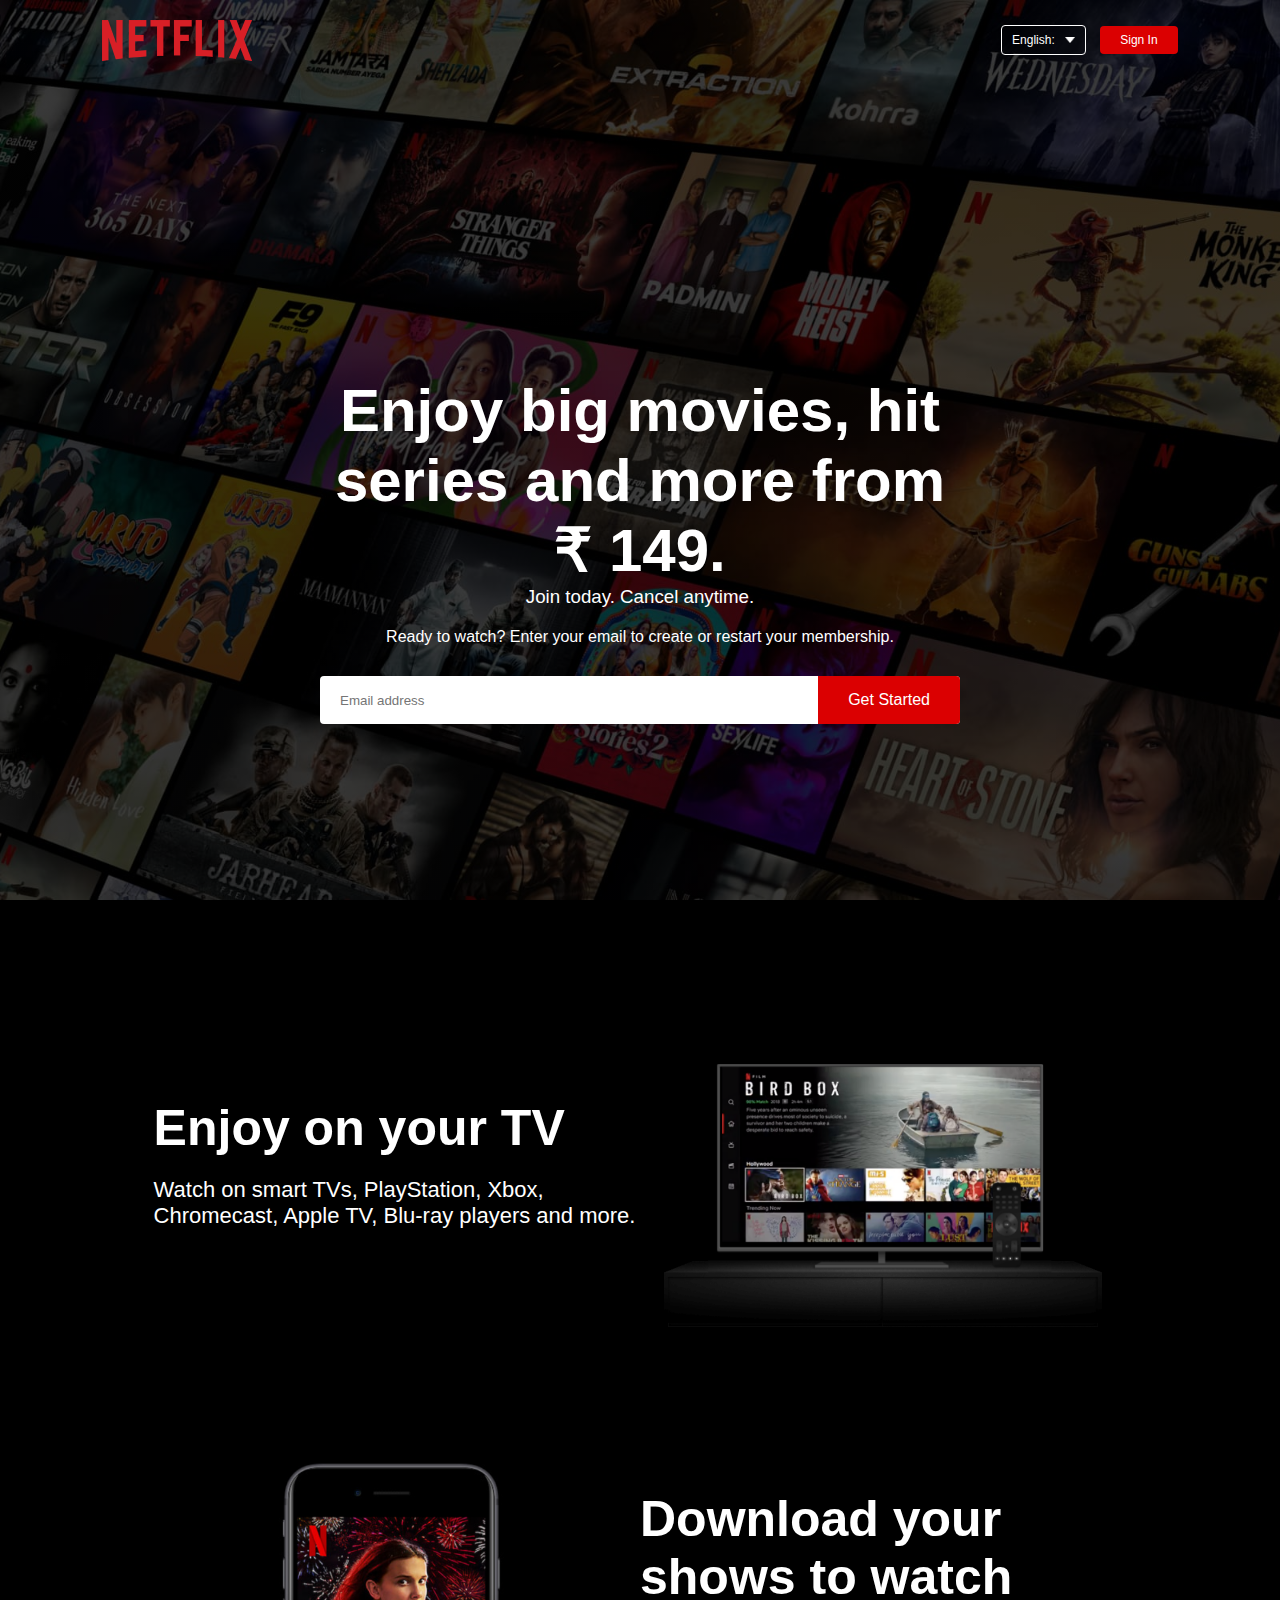
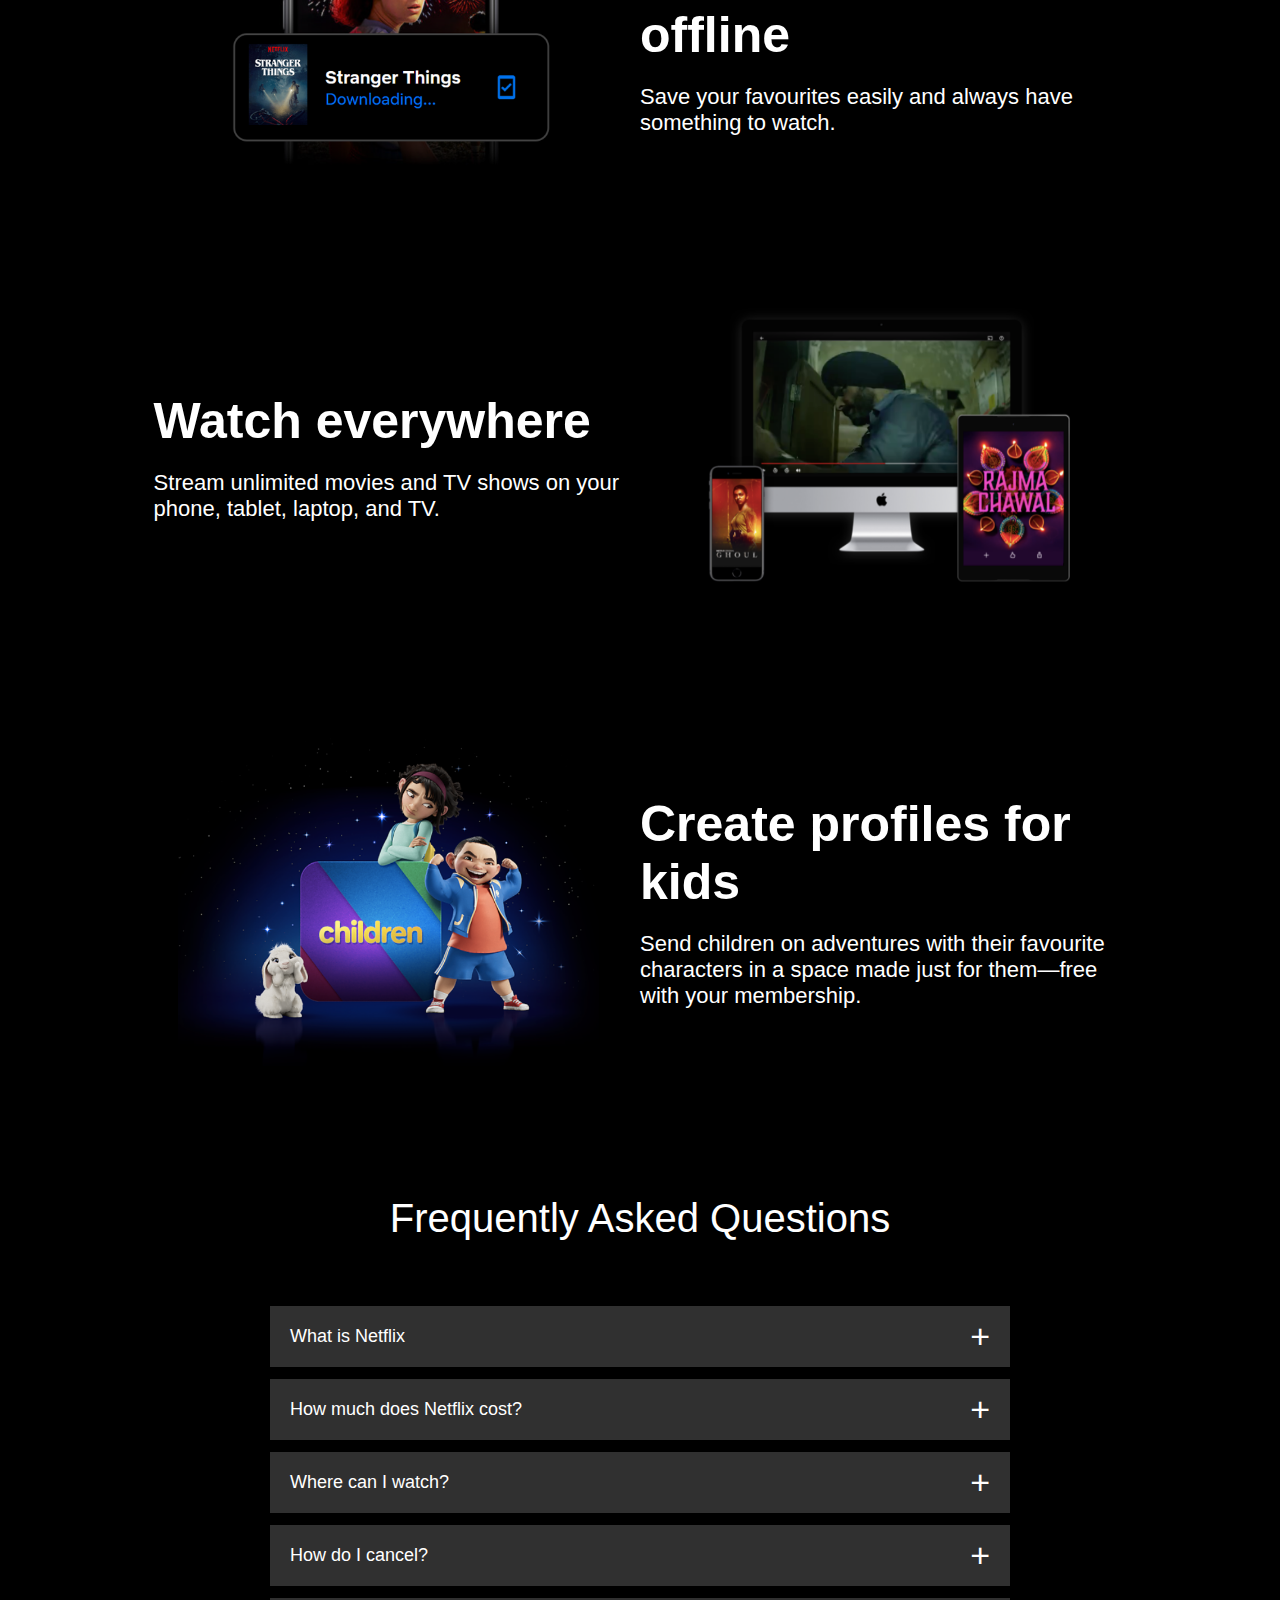
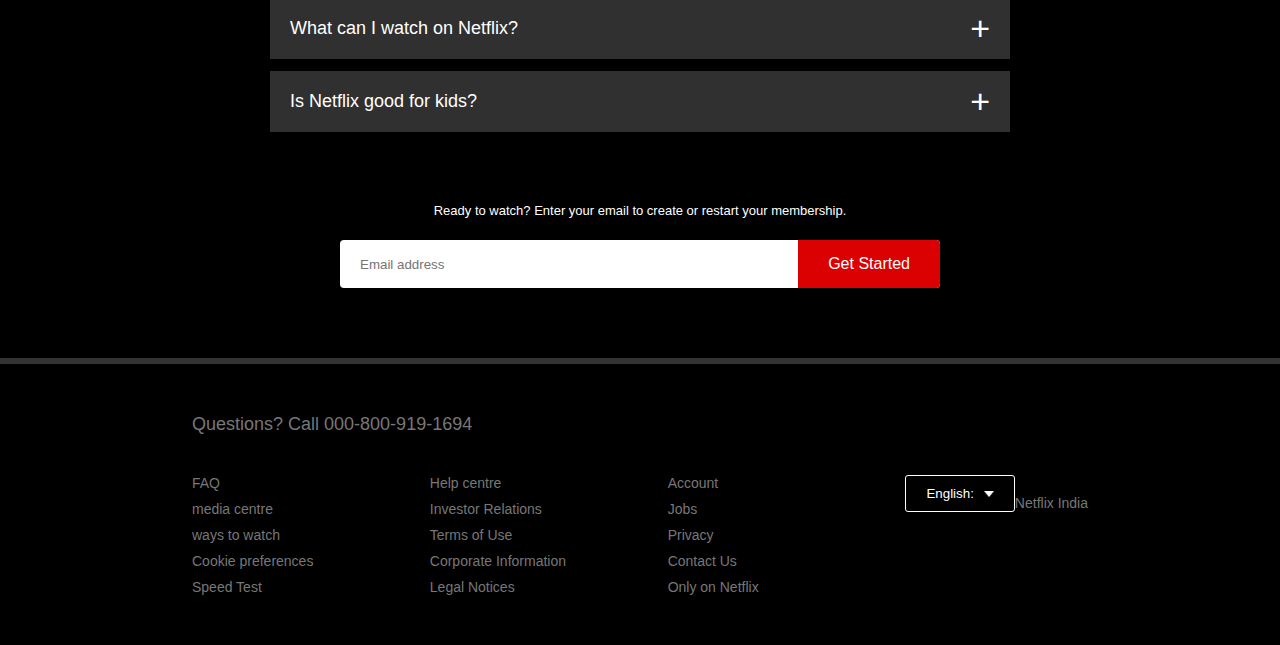
<file: netflix clone/index.html>
<!DOCTYPE html>
<html>
<head>
    
    <meta name="viewport" content="width=device-width, initial-scale=1.0">
    <title>Netflix Clone Website</title>
    <link rel="stylesheet" href="style.css">
</head>
<body>
    <div class="header">
        <nav>
            <img src="images/logo.png" class="logo">
            <div>
                <button class="language-btn">English:<img src="images/down-icon.png"></button>
                <button>Sign In</button>
            </div>
        </nav>
        <div class="header-content">
            <h1>
                Enjoy big movies, hit series and more from ₹ 149.</h1>
                <h3>Join today. Cancel anytime.</h3>
                <p>Ready to watch? Enter your email to create or restart your membership.</p>
                <form class="email-signup">
                    <input type="email" placeholder="Email address" required>
                    <button type="submit">Get Started</button>
                </form>
        </div>
    </div>
    <div class="features">
        <div class="row">
            <div class="text-col">
                <h2>Enjoy on your TV</h2>
                <p>Watch on smart TVs, PlayStation, Xbox, Chromecast, Apple TV, Blu-ray players and more.</p>
            </div>
            <div class="img-col">
                <img src="images/feature-1.png">
            </div>
        </div>
        <div class="row">
            <div class="img-col">
                <img src="images/feature-2.png">
            </div>
            <div class="text-col">
                <h2>Download your shows to watch offline</h2>
                <p>Save your favourites easily and always have something to watch.</p>
            </div>
            
        </div>
        <div class="row">
            <div class="text-col">
                <h2>Watch everywhere</h2>
                <p>Stream unlimited movies and TV shows on your phone, tablet, laptop, and TV.</p>
            </div>
            <div class="img-col">
                <img src="images/feature-3.png">
            </div>
        </div>
        <div class="row">
            <div class="img-col">
                <img src="images/feature-4.png">
            </div>
            <div class="text-col">
                <h2>Create profiles for kids</h2>
                <p>Send children on adventures with their favourite characters in a space made just for them—free with your membership.</p>
            </div>
            
        </div>
    </div>
    <div class="faq">
        <h2>Frequently Asked Questions</h2>
        <ul class="accodion">
            <li>
                <input type="radio" name="accordion" id="first">
                <label for="first">What is Netflix</label>
                <div class="content">
                    <p>Netflix is a streaming service that offers a wide variety of award-winning TV shows, movies, anime, documentaries, and more on thousands of internet-connected devices.</p>
                </div>
            </li>
            <li>
                <input type="radio" name="accordion" id="second">
                <label for="second">How much does Netflix cost?</label>
                <div class="content">
                    <p>Watch Netflix on your smartphone, tablet, Smart TV, laptop, or streaming device, all for one fixed monthly fee. Plans range from ₹ 149 to ₹ 649 a month. No extra costs, no contracts.</p>
                </div>
            </li>
            <li>
                <input type="radio" name="accordion" id="third">
                <label for="third">Where can I watch?</label>
                <div class="content">
                    <p>Watch anywhere, anytime. Sign in with your Netflix account to watch instantly on the web at netflix.com from your personal computer or on any internet-connected device that offers the Netflix app, including smart TVs, smartphones, tablets, streaming media players and game consoles.</p>
                </div>
            </li>
            <li>
                <input type="radio" name="accordion" id="fourth">
                <label for="fourth">How do I cancel?</label>
                <div class="content">
                    <p>Netflix is flexible. There are no annoying contracts and no commitments. You can easily cancel your account online in two clicks. There are no cancellation fees – start or stop your account anytime.</p>
                </div>
            </li>
            <li>
                <input type="radio" name="accordion" id="fifth">
                <label for="fifth">What can I watch on Netflix?</label>
                <div class="content">
                    <p>Netflix has an extensive library of feature films, documentaries, TV shows, anime, award-winning Netflix originals, and more. Watch as much as you want, anytime you want.</p>
                </div>
            </li>
            <li>
                <input type="radio" name="accordion" id="sixth">
                <label for="sixth">Is Netflix good for kids?</label>
                <div class="content">
                    <p>The Netflix Kids experience is included in your membership to give parents control while kids enjoy family-friendly TV shows and films in their own space.

                        Kids profiles come with PIN-protected parental controls that let you restrict the maturity rating of content kids can watch and block specific titles you don’t want kids to see.</p>
                </div>
            </li>
        </ul>
        <small>Ready to watch? Enter your email to create or restart your membership.</small>
        <form class="email-signup">
            <input type="email" placeholder="Email address" required>
            <button type="submit">Get Started</button>
        </form>
    </div>
    <div class="footer">
        <h2>Questions? Call 000-800-919-1694</h2>
        <div class="row">
            <div class="col">
                <a href="#">FAQ</a>
                <a href="#">media centre</a>
                <a href="#">ways to watch</a>
                <a href="#">Cookie preferences</a>
                <a href="#">Speed Test</a>
             </div>   
             <div class="col">
                <a href="#">Help centre</a>
                <a href="#">
                    Investor Relations</a>
                <a href="#">Terms of Use</a>
                <a href="#">
                    Corporate Information</a>
                <a href="#">
                    Legal Notices</a>
             </div> 
             <div class="col">
                <a href="#">
                    Account</a>
                <a href="#">Jobs</a>
                <a href="#">
                    Privacy</a>
                <a href="#">
                    Contact Us</a>
                <a href="#">
                    Only on Netflix</a>
             </div>
             <button class="language-btn">English:<img src="images/down-icon.png"></button>
             <p class="copyright-txt">Netflix India</p>
    </div>
    
</body>
</html>
</file>
<file: netflix clone/style.css>
*{
    margin: 0;
    padding: 0;
    font-family: 'poppins', sans-serif;
    box-sizing: border-box;
}
body{
    background: #000;
    color: #fff;
}
 .header{
     width: 100%;
     height: 100vh;
     background-image: linear-gradient(rgba(0,0,0,0.7),rgba(0,0,0,0.7)), url(images/background.jpg);
     background-size: cover;
     background-position: center;
     padding: 10px 8%;
     position: relative;
 }
 nav{
    display: flex;
    align-items: center;
    justify-content: space-between;
     padding: 10px 0;
 }
 .logo{
     width: 150px;
     cursor: pointer;
 }
 nav button{
     border: 0;
     outline: 0;
     background: #db0001;
     color: #fff;
     padding: 7px 20px;
     font-size: 12px;
     border-radius: 4px;
     margin-left: 10px;
     cursor: pointer;

 }
 .language-btn{
    display: inline-flex;
    align-items: center;
    background: transparent;
    border: 1px solid #fff;
    padding: 7px 10px;

 }
 .language-btn img{
    width: 10px;
    margin-left: 10px;
 }
 .header-content{
    position: absolute;
    top: 50%;
    left: 50%;
    transform: translate(-50%,-50%);
    text-align: center;
    margin-top: 100px;
 }
 .header-content h1{
    font-size: 60px;
    line-height: 70px;
    font-weight: 600;
    max-width: 650px;

 }
 .header-content h3{
     font-weight: 400;
     margin-bottom: 20px;
 }
 .email-signup{
    background: #fff;
    border-radius: 4px;
    display: flex;
    align-items: center;
    margin-top: 30px;
    overflow: hidden;
 }
 .email-signup input{
    flex: 1;
    border: 0;
    outline: 0;
    margin-left: 20px;
 }
 .email-signup button{
    background: #db0001;
    border: 0;
    outline: 0;
    color: #fff;
    font-size: 16px;
    cursor: pointer;
    padding: 15px 30px;
 }
.features{
    padding: 50px 12%;
    font-size: 22px;
}
.row{
    display: flex;
    width: 100%;
    align-items: center;
    flex-wrap: wrap;
    padding: 50px 0;
}
.text-col{
   flex-basis: 50%;
   margin-bottom: 20px; 
}
.img-col{
    flex-basis: 50%;
   margin-bottom: 20px;
}
.img-col img{
    display: block;
    width: 90%;
    margin: auto;
}
.features h2{
    font-size: 50px;
    font-weight: 600;
    margin-bottom: 20px;
}
.faq{
    padding: 10px 12%;
    text-align: center;
    font-size: 18px;
}
.faq h2{
    font-weight: 500;
    font-size: 40px;
}
.accodion{
    margin: 60px auto;
    width: 100%;
    max-width: 750px;
}
.accodion li{
    list-style: none;
    width: 100%;
    padding: 5px;
}
.accodion li label{
    display: flex;
    align-items: center;
    padding: 20px;
    font-size: 18px;
    font-weight: 500;
    background: #303030;
    margin-bottom: 2px;
    cursor: pointer;
    position: relative;
}
label::after{
    content: '+';
    font-size: 34px;
    position: absolute;
    right: 20px;
    transition: transform 0.5s;
}
input[type="radio"]{
    display: none;
}
.accodion .content{
    background: #303030;
    text-align: left;
    padding: 0 20px;
    max-height: 0;
    overflow: hidden;
    transition: max-height 0.5s, padding 0.5s;
}
.accodion input[type="radio"]:checked + label + .content{
    max-height: 600px;
    padding: 30px 20px;
}
.accodion input[type="radio"]:checked + label::after{
     transform: rotate(135deg);
}
.faq .email-signup{
    max-width: 600px;
    margin: 20px auto 60px;
}
.faq small{
    font-size: 13px;
}
.footer{
    padding: 50px 15% 10px;
    border-top: 6px solid #333;
    color: #777;
}
.footer h2{
    font-size: 18px;
    font-weight: 400;
    margin-bottom: 30px;
}
.footer .col{
    flex-basis: 25%;
    flex-grow: 1;
    margin-bottom: 20px;
}
.footer .col a{
    display: block;
    text-decoration: none;
    color: #777;
    font-size: 14px;
    margin-bottom: 10px;
}
.footer  .row{
    align-items: flex-start;
    padding: 10px 0;
}
.footer .language-btn{
    color: #fff;
    padding: 10px 20px;
    border-radius: 3px;
}
.copyright-txt{
    font-size: 14px;
    margin-top: 20px;
    margin-bottom: 10px;
}
@media only screen and (max-width: 600px){
    .logo{
        width: 100px;
    }
    nav button{
        padding: 5px 10px;
    }
    nav .language-btn{
        padding: 4px 8px;
    }
    .header-content{
        position: unset;
        transform: none;
        padding-top: 150px;  
    }
    .header-content h1{
        font-size: 30px;
    }
    .email-signup button{
        font-size: 12px;
        padding: 10px 15px;
    }
    .text-col, .img-col{
        flex-basis: 100%;
    }
    .features h2{
        font-size: 30px;
    }
    .features{
        font-size: 15px;
    }
}
</file>
